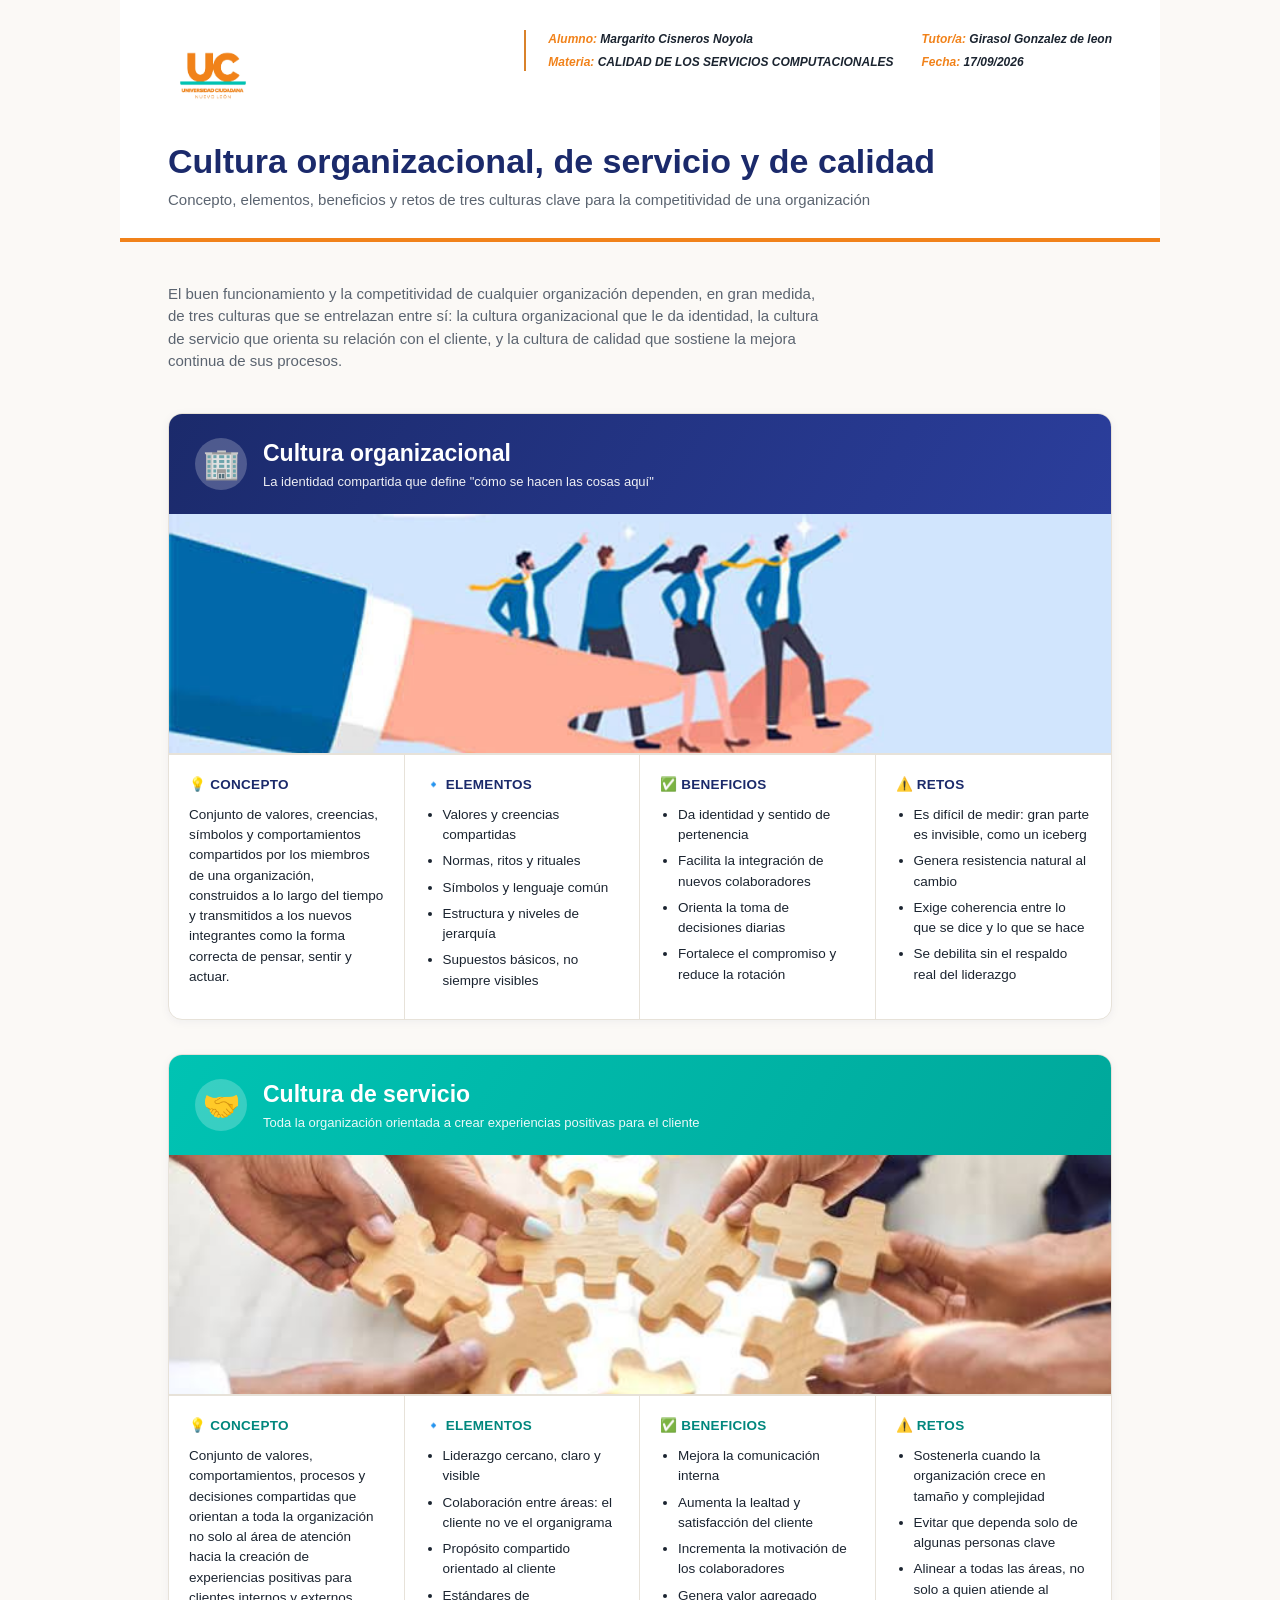
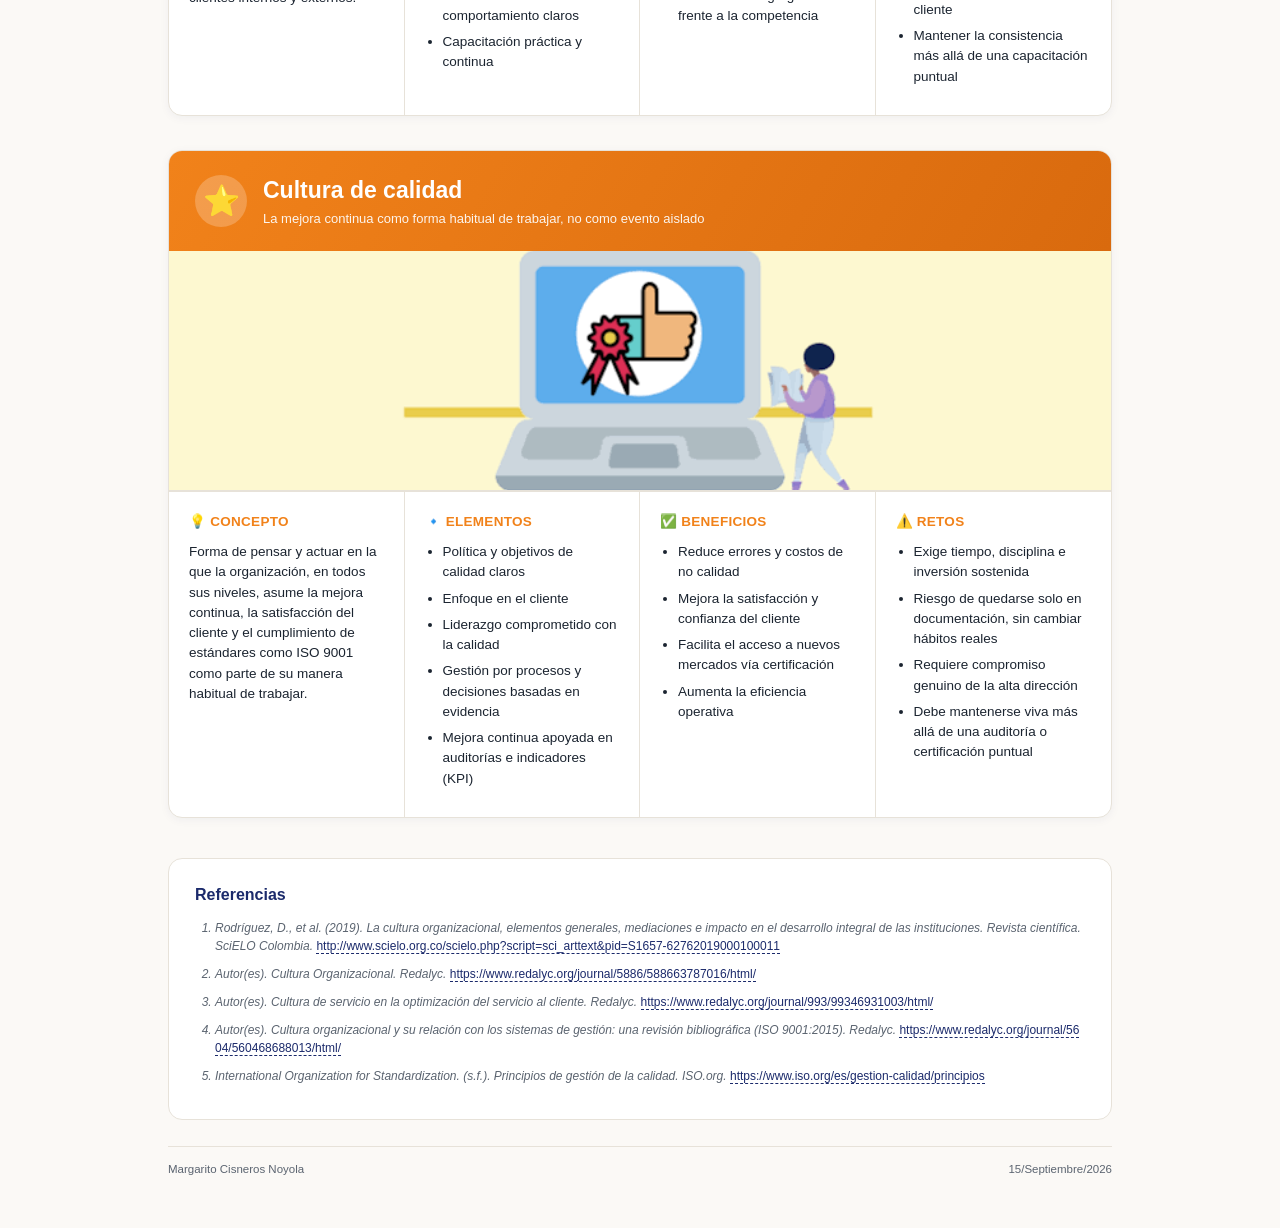
<file: index.html>
<!DOCTYPE html>
<html lang="es">
<head>
  <meta charset="UTF-8">
  <title>Cultura organizacional, de servicio y de calidad</title>
  <link rel="stylesheet" href="styles.css">
</head>
<body>
<div class="sheet">

  <!-- ============================================
       HEADER
       ============================================ -->
  <header>
    <div class="top-row">
      <img class="logo" src="logo.png" alt="Universidad Ciudadana de Nuevo León">
      <div class="info-panel">
        <div class="field"><b>Alumno:</b> <span>Margarito Cisneros Noyola</span></div>
        <div class="field"><b>Tutor/a:</b> <span>Girasol Gonzalez de leon</span></div>
        <div class="field"><b>Materia:</b> <span>CALIDAD DE LOS SERVICIOS COMPUTACIONALES</span></div>
        <div class="field"><b>Fecha:</b> <span>17/09/2026</span></div>
      </div>
    </div>
    <h1>Cultura organizacional, de servicio y de calidad</h1>
    <p class="subtitle">Concepto, elementos, beneficios y retos de tres culturas clave para la competitividad de una organización</p>
  </header>

  <!-- ============================================
       INTRO
       ============================================ -->
  <p class="intro">El buen funcionamiento y la competitividad de cualquier organización dependen, en gran medida, de tres culturas que se entrelazan entre sí: la cultura organizacional que le da identidad, la cultura de servicio que orienta su relación con el cliente, y la cultura de calidad que sostiene la mejora continua de sus procesos.</p>

  <!-- ============================================
       CULTURA ORGANIZACIONAL
       ============================================ -->
  <section class="topic t-organizacional">
    <div class="topic-head">
      <div class="icon">🏢</div>
      <div>
        <h2>Cultura organizacional</h2>
        <p>La identidad compartida que define "cómo se hacen las cosas aquí"</p>
      </div>
    </div>

    <img class="topic-photo"
         src="images/organizacional.jpg"
         alt="Cultura organizacional">

    <div class="cards">
      <div class="card">
        <div class="tag">💡 Concepto</div>
        <p>Conjunto de valores, creencias, símbolos y comportamientos compartidos por los miembros de una organización, construidos a lo largo del tiempo y transmitidos a los nuevos integrantes como la forma correcta de pensar, sentir y actuar.</p>
      </div>
      <div class="card">
        <div class="tag">🔹 Elementos</div>
        <ul>
          <li>Valores y creencias compartidas</li>
          <li>Normas, ritos y rituales</li>
          <li>Símbolos y lenguaje común</li>
          <li>Estructura y niveles de jerarquía</li>
          <li>Supuestos básicos, no siempre visibles</li>
        </ul>
      </div>
      <div class="card">
        <div class="tag">✅ Beneficios</div>
        <ul>
          <li>Da identidad y sentido de pertenencia</li>
          <li>Facilita la integración de nuevos colaboradores</li>
          <li>Orienta la toma de decisiones diarias</li>
          <li>Fortalece el compromiso y reduce la rotación</li>
        </ul>
      </div>
      <div class="card">
        <div class="tag">⚠️ Retos</div>
        <ul>
          <li>Es difícil de medir: gran parte es invisible, como un iceberg</li>
          <li>Genera resistencia natural al cambio</li>
          <li>Exige coherencia entre lo que se dice y lo que se hace</li>
          <li>Se debilita sin el respaldo real del liderazgo</li>
        </ul>
      </div>
    </div>
  </section>

  <!-- ============================================
       CULTURA DE SERVICIO
       ============================================ -->
  <section class="topic t-servicio">
    <div class="topic-head">
      <div class="icon">🤝</div>
      <div>
        <h2>Cultura de servicio</h2>
        <p>Toda la organización orientada a crear experiencias positivas para el cliente</p>
      </div>
    </div>

    <img class="topic-photo"
         src="images/servicio.jpg"
         alt="Cultura de servicio">

    <div class="cards">
      <div class="card">
        <div class="tag">💡 Concepto</div>
        <p>Conjunto de valores, comportamientos, procesos y decisiones compartidas que orientan a toda la organización no solo al área de atención hacia la creación de experiencias positivas para clientes internos y externos.</p>
      </div>
      <div class="card">
        <div class="tag">🔹 Elementos</div>
        <ul>
          <li>Liderazgo cercano, claro y visible</li>
          <li>Colaboración entre áreas: el cliente no ve el organigrama</li>
          <li>Propósito compartido orientado al cliente</li>
          <li>Estándares de comportamiento claros</li>
          <li>Capacitación práctica y continua</li>
        </ul>
      </div>
      <div class="card">
        <div class="tag">✅ Beneficios</div>
        <ul>
          <li>Mejora la comunicación interna</li>
          <li>Aumenta la lealtad y satisfacción del cliente</li>
          <li>Incrementa la motivación de los colaboradores</li>
          <li>Genera valor agregado frente a la competencia</li>
        </ul>
      </div>
      <div class="card">
        <div class="tag">⚠️ Retos</div>
        <ul>
          <li>Sostenerla cuando la organización crece en tamaño y complejidad</li>
          <li>Evitar que dependa solo de algunas personas clave</li>
          <li>Alinear a todas las áreas, no solo a quien atiende al cliente</li>
          <li>Mantener la consistencia más allá de una capacitación puntual</li>
        </ul>
      </div>
    </div>
  </section>

  <!-- ============================================
       CULTURA DE CALIDAD
       ============================================ -->
  <section class="topic t-calidad">
    <div class="topic-head">
      <div class="icon">⭐</div>
      <div>
        <h2>Cultura de calidad</h2>
        <p>La mejora continua como forma habitual de trabajar, no como evento aislado</p>
      </div>
    </div>

    <img class="topic-photo"
         src="images/calidad.png"
         alt="Cultura de calidad">

    <div class="cards">
      <div class="card">
        <div class="tag">💡 Concepto</div>
        <p>Forma de pensar y actuar en la que la organización, en todos sus niveles, asume la mejora continua, la satisfacción del cliente y el cumplimiento de estándares como ISO 9001 como parte de su manera habitual de trabajar.</p>
      </div>
      <div class="card">
        <div class="tag">🔹 Elementos</div>
        <ul>
          <li>Política y objetivos de calidad claros</li>
          <li>Enfoque en el cliente</li>
          <li>Liderazgo comprometido con la calidad</li>
          <li>Gestión por procesos y decisiones basadas en evidencia</li>
          <li>Mejora continua apoyada en auditorías e indicadores (KPI)</li>
        </ul>
      </div>
      <div class="card">
        <div class="tag">✅ Beneficios</div>
        <ul>
          <li>Reduce errores y costos de no calidad</li>
          <li>Mejora la satisfacción y confianza del cliente</li>
          <li>Facilita el acceso a nuevos mercados vía certificación</li>
          <li>Aumenta la eficiencia operativa</li>
        </ul>
      </div>
      <div class="card">
        <div class="tag">⚠️ Retos</div>
        <ul>
          <li>Exige tiempo, disciplina e inversión sostenida</li>
          <li>Riesgo de quedarse solo en documentación, sin cambiar hábitos reales</li>
          <li>Requiere compromiso genuino de la alta dirección</li>
          <li>Debe mantenerse viva más allá de una auditoría o certificación puntual</li>
        </ul>
      </div>
    </div>
  </section>

  <!-- ============================================
       REFERENCIAS
       ============================================ -->
  <div class="refs">
    <h3>Referencias</h3>
    <ol>
      <li>
        Rodríguez, D., et al. (2019). La cultura organizacional, elementos generales, mediaciones e impacto en el desarrollo integral de las instituciones. <em>Revista científica</em>. SciELO Colombia.
        <a href="http://www.scielo.org.co/scielo.php?script=sci_arttext&pid=S1657-62762019000100011"
           target="_blank" rel="noopener noreferrer">http://www.scielo.org.co/scielo.php?script=sci_arttext&pid=S1657-62762019000100011</a>
      </li>
      <li>
        Autor(es). Cultura Organizacional. <em>Redalyc</em>.
        <a href="https://www.redalyc.org/journal/5886/588663787016/html/"
           target="_blank" rel="noopener noreferrer">https://www.redalyc.org/journal/5886/588663787016/html/</a>
      </li>
      <li>
        Autor(es). Cultura de servicio en la optimización del servicio al cliente. <em>Redalyc</em>.
        <a href="https://www.redalyc.org/journal/993/99346931003/html/"
           target="_blank" rel="noopener noreferrer">https://www.redalyc.org/journal/993/99346931003/html/</a>
      </li>
      <li>
        Autor(es). Cultura organizacional y su relación con los sistemas de gestión: una revisión bibliográfica (ISO 9001:2015). <em>Redalyc</em>.
        <a href="https://www.redalyc.org/journal/5604/560468688013/html/"
           target="_blank" rel="noopener noreferrer">https://www.redalyc.org/journal/5604/560468688013/html/</a>
      </li>
      <li>
        International Organization for Standardization. (s.f.). Principios de gestión de la calidad. <em>ISO.org</em>.
        <a href="https://www.iso.org/es/gestion-calidad/principios"
           target="_blank" rel="noopener noreferrer">https://www.iso.org/es/gestion-calidad/principios</a>
      </li>
    </ol>
  </div>

  <!-- ============================================
       FOOTER
       ============================================ -->
  <footer>
    <span>Margarito Cisneros Noyola</span>
    <span>15/Septiembre/2026</span>
  </footer>

</div>
</body>
</html>
</file>
<file: styles.css>
/* ============================================
   VARIABLES GLOBALES
   ============================================ */
:root {
  --orange: #F1821A;
  --teal: #00C3B3;
  --navy: #1B2A6B;
  --ink: #1B2430;
  --ink-soft: #5B6470;
  --paper: #FBF9F6;
  --panel: #FFFFFF;
  --line: #E7E2D9;
  --peach: #FDF0E4;
}

/* ============================================
   RESET Y BASE
   ============================================ */
* { box-sizing: border-box; }

body {
  margin: 0;
  background: var(--paper);
  color: var(--ink);
  font-family: 'Segoe UI', Calibri, Arial, sans-serif;
  line-height: 1.5;
}

.sheet {
  max-width: 1040px;
  margin: 0 auto;
  padding-bottom: 50px;
}

/* ============================================
   HEADER
   ============================================ */
header {
  background: var(--panel);
  padding: 30px 48px 26px 48px;
  border-bottom: 4px solid var(--orange);
}

header .top-row {
  display: flex;
  justify-content: space-between;
  align-items: flex-start;
  gap: 24px;
  margin-bottom: 22px;
}

/* 🖼️ LOGO MÁS GRANDE */
header img.logo {
  height: 90px;
  display: block;
}

.info-panel {
  display: grid;
  grid-template-columns: repeat(2, auto);
  column-gap: 28px;
  row-gap: 5px;
  flex-shrink: 0;
  padding-left: 22px;
  border-left: 2px solid #D9822B;
}

.info-panel .field { font-size: 12px; white-space: nowrap; }
.info-panel .field b {
  color: var(--orange);
  font-style: italic;
  font-weight: 800;
}
.info-panel .field span {
  color: var(--ink);
  font-style: italic;
  font-weight: 700;
}

h1 {
  margin: 0 0 8px 0;
  font-size: 34px;
  font-weight: 800;
  color: var(--navy);
  line-height: 1.15;
}

.subtitle {
  margin: 0;
  font-size: 15px;
  color: var(--ink-soft);
}

/* ============================================
   INTRO
   ============================================ */
.intro {
  padding: 26px 48px 6px 48px;
  font-size: 15px;
  color: var(--ink-soft);
  max-width: 760px;
}

/* ============================================
   TARJETAS DE TEMAS (topic)
   ============================================ */
.topic {
  margin: 34px 48px 0 48px;
  background: var(--panel);
  border: 1px solid var(--line);
  border-radius: 14px;
  overflow: hidden;
  box-shadow: 0 2px 10px rgba(27, 42, 107, 0.05);
}

.topic-head {
  display: flex;
  align-items: center;
  gap: 16px;
  padding: 22px 26px;
  color: #fff;
}

.topic-head .icon {
  font-size: 30px;
  width: 52px;
  height: 52px;
  display: flex;
  align-items: center;
  justify-content: center;
  background: rgba(255, 255, 255, 0.22);
  border-radius: 50%;
  flex-shrink: 0;
}

.topic-head h2 { margin: 0; font-size: 23px; font-weight: 800; }
.topic-head p { margin: 2px 0 0 0; font-size: 13px; opacity: 0.92; }

/* Colores de cada tema */
.t-organizacional .topic-head { background: linear-gradient(120deg, var(--navy), #2B3E9C); }
.t-servicio .topic-head { background: linear-gradient(120deg, var(--teal), #00A89B); }
.t-calidad .topic-head { background: linear-gradient(120deg, var(--orange), #D96A0E); }

/* ============================================
   📸 FOTOS DE CADA SECCIÓN
   ============================================ */
.topic-photo {
  width: 100%;
  height: 240px;
  object-fit: cover;
  display: block;
  border-bottom: 1px solid var(--line);
}

/* ============================================
   GRID DE TARJETAS
   ============================================ */
.cards {
  display: grid;
  grid-template-columns: repeat(4, 1fr);
  gap: 0;
}

.card {
  padding: 20px 20px 22px 20px;
  border-right: 1px solid var(--line);
  border-top: 1px solid var(--line);
}

.card:last-child { border-right: none; }

.card .tag {
  display: flex;
  align-items: center;
  gap: 8px;
  font-weight: 800;
  font-size: 13.5px;
  margin-bottom: 10px;
  text-transform: uppercase;
  letter-spacing: 0.02em;
}

.t-organizacional .card .tag { color: var(--navy); }
.t-servicio .card .tag { color: #00877D; }
.t-calidad .card .tag { color: var(--orange); }

.card p,
.card ul { font-size: 13.5px; color: var(--ink); margin: 0; }
.card ul { padding-left: 18px; margin-top: 2px; }
.card li { margin-bottom: 6px; }

/* ============================================
   REFERENCIAS (con enlaces clicables)
   ============================================ */
.refs {
  margin: 40px 48px 0 48px;
  padding: 24px 26px;
  background: var(--panel);
  border: 1px solid var(--line);
  border-radius: 14px;
}

.refs h3 {
  margin: 0 0 12px 0;
  color: var(--navy);
  font-size: 16px;
  font-weight: 800;
}

.refs ol { margin: 0; padding-left: 20px; }

.refs li {
  font-size: 12px;
  color: var(--ink-soft);
  margin-bottom: 10px;
  font-style: italic;
  line-height: 1.5;
}

/* 🔗 Estilo de los enlaces */
.refs a {
  color: var(--navy);
  text-decoration: none;
  border-bottom: 1px dashed var(--navy);
  font-style: normal;
  word-break: break-all;
  transition: color 0.2s, border-color 0.2s;
}

.refs a:hover {
  color: var(--orange);
  border-bottom-color: var(--orange);
  border-bottom-style: solid;
}

/* ============================================
   FOOTER
   ============================================ */
footer {
  margin: 26px 48px 0 48px;
  font-size: 11.5px;
  color: var(--ink-soft);
  display: flex;
  justify-content: space-between;
  border-top: 1px solid var(--line);
  padding-top: 14px;
}

/* ============================================
   RESPONSIVE
   ============================================ */
@media (max-width: 880px) {
  .cards { grid-template-columns: repeat(2, 1fr); }
  .card:nth-child(2) { border-right: none; }
  .card:nth-child(3),
  .card:nth-child(4) { border-top: 1px solid var(--line); }

  .topic-photo { height: 180px; }
  header img.logo { height: 60px; }
}
</file>
